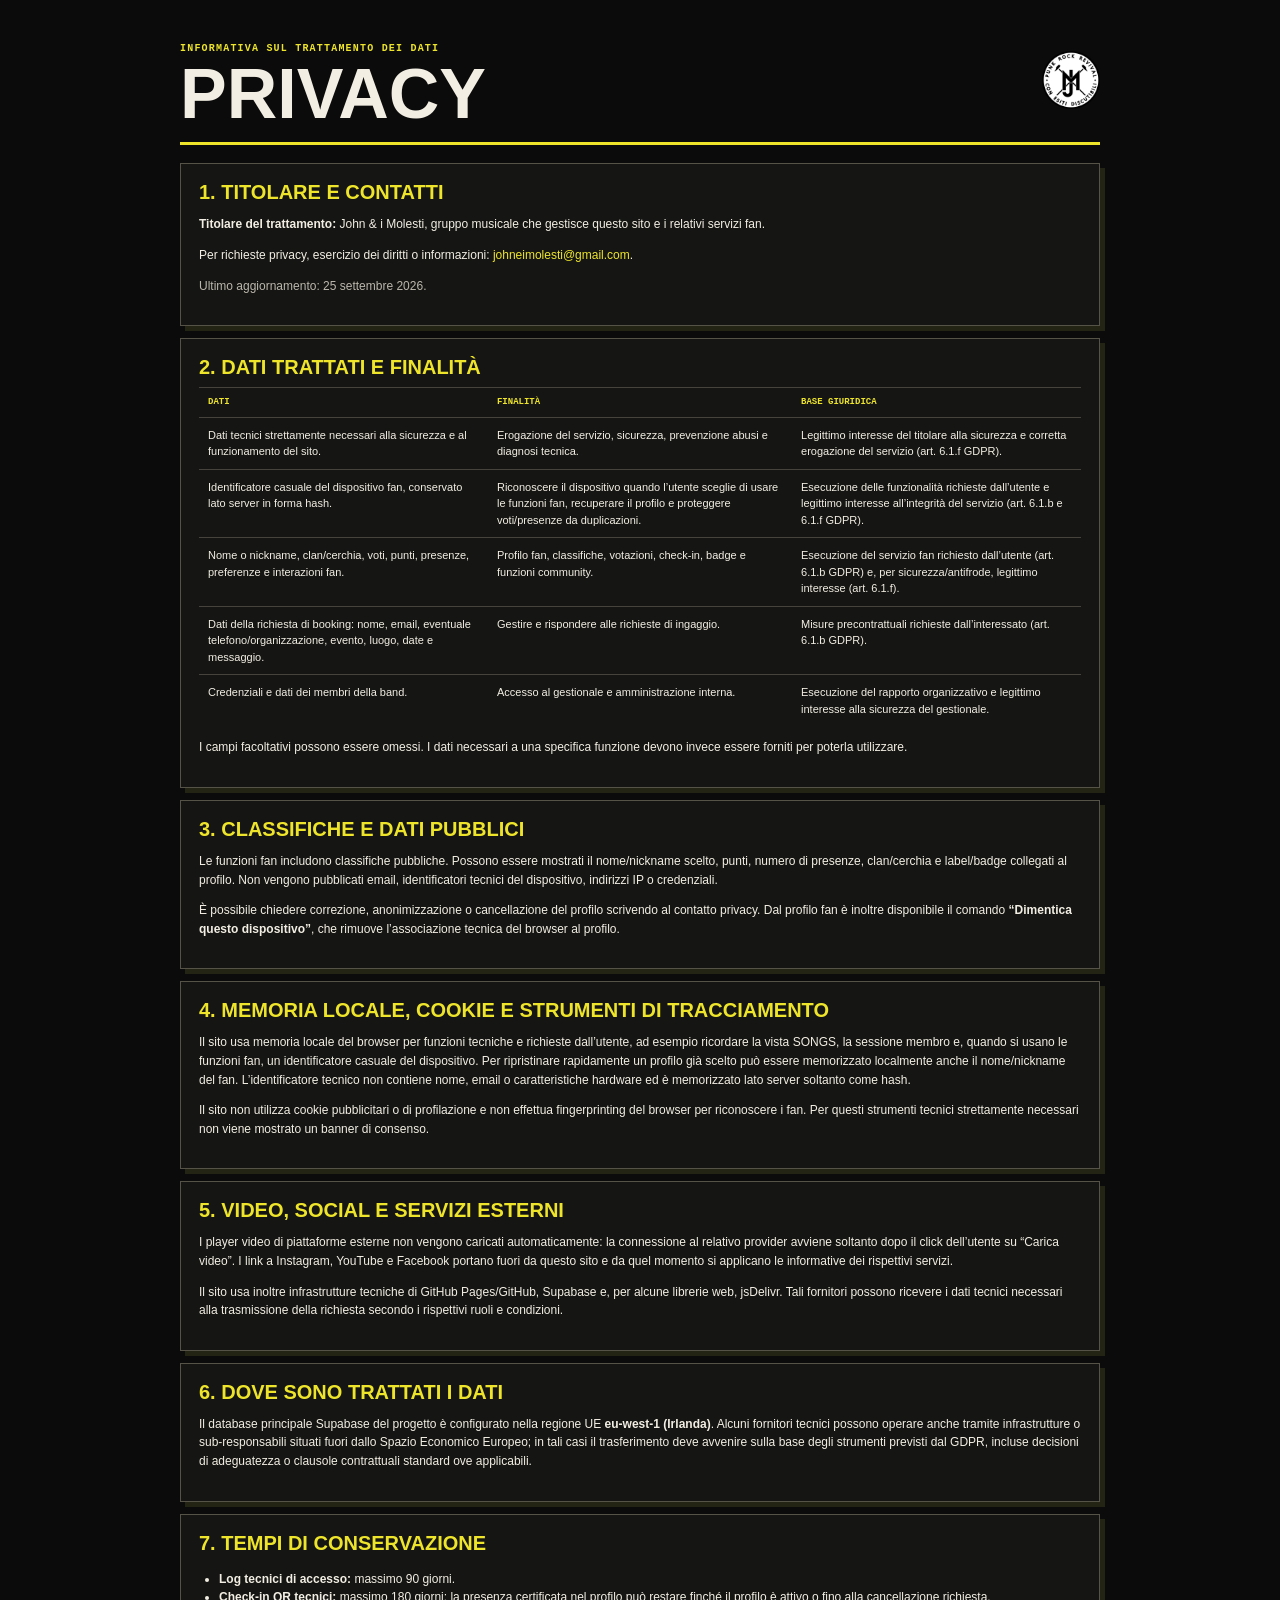
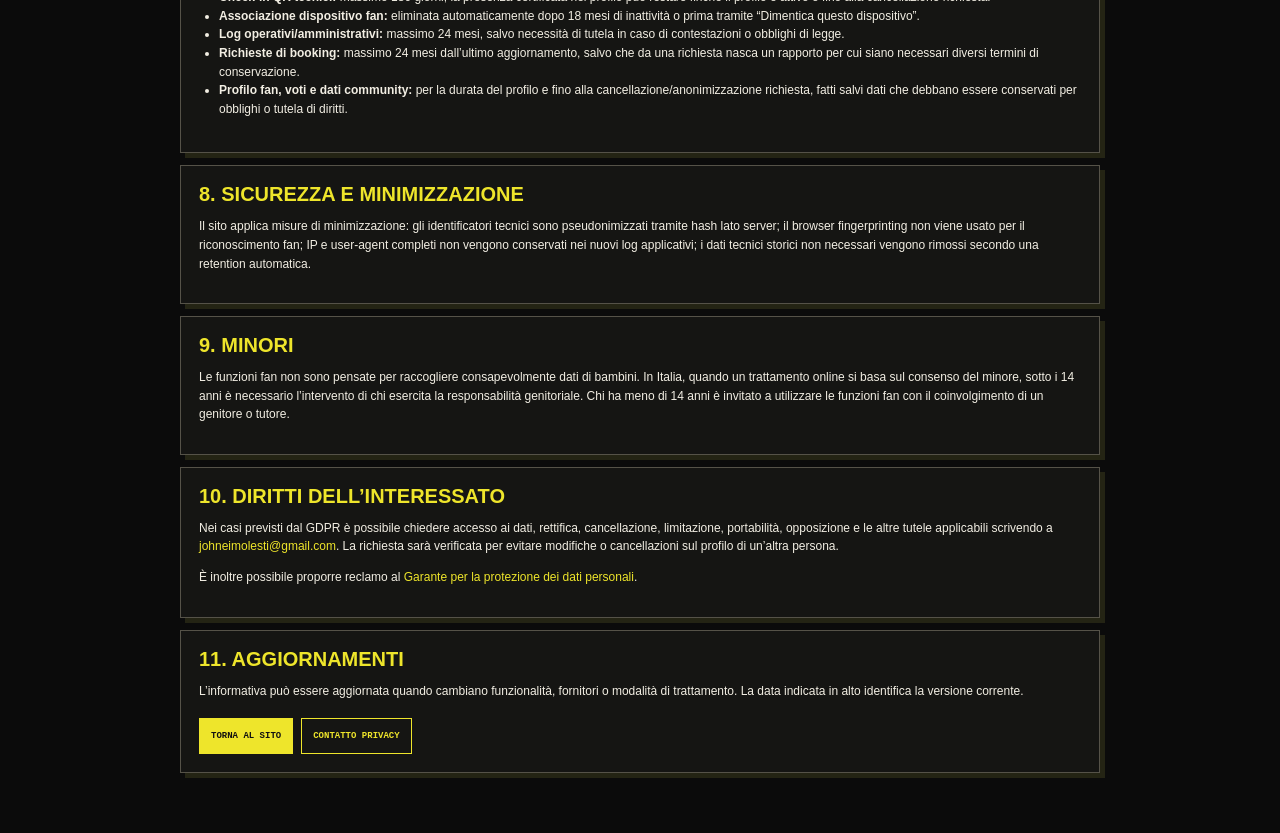
<file: privacy.html>
<!doctype html>
<html lang="it">
<head>
  <meta charset="utf-8">
  <meta name="viewport" content="width=device-width,initial-scale=1,viewport-fit=cover">
  <meta name="theme-color" content="#111111">
  <meta name="robots" content="index,follow">
  <title>Privacy · John & i Molesti</title>
  <link rel="icon" type="image/png" href="favicon.png">
  <link rel="stylesheet" href="css/public.css?h=5f3c8970c0b0">
  <style>
    body{background:#0b0b0b;color:#f2eee3;min-height:100vh}
    .privacy-shell{width:min(920px,calc(100% - 28px));margin:0 auto;padding:34px 0 60px}
    .privacy-head{display:flex;align-items:center;justify-content:space-between;gap:18px;margin-bottom:18px;padding-bottom:16px;border-bottom:3px solid var(--gold,#eee52b)}
    .privacy-head img{width:58px;height:58px;object-fit:contain}
    .privacy-head h1{margin:4px 0 0;font:900 clamp(38px,7vw,70px)/.92 Impact,"Arial Narrow",sans-serif;text-transform:uppercase}
    .privacy-kicker{color:var(--gold,#eee52b);font:900 10px/1 monospace;letter-spacing:.12em}
    .privacy-card{margin-top:12px;padding:18px;border:1px solid #555248;background:#151513;box-shadow:5px 5px 0 #242414}
    .privacy-card h2{margin:0 0 9px;color:var(--gold,#eee52b);font:900 20px/1.05 Impact,"Arial Narrow",sans-serif;text-transform:uppercase}
    .privacy-card h3{margin:16px 0 6px;font-size:13px;text-transform:uppercase}
    .privacy-card p,.privacy-card li{font-size:12px;line-height:1.55}
    .privacy-card ul{padding-left:20px}
    .privacy-card a{color:var(--gold,#eee52b)}
    .privacy-table{width:100%;border-collapse:collapse;font-size:11px}
    .privacy-table th,.privacy-table td{padding:9px;border-top:1px solid #45433c;vertical-align:top;text-align:left}
    .privacy-table th{color:var(--gold,#eee52b);font:900 9px/1.2 monospace;text-transform:uppercase}
    .privacy-note{color:#bbb7ac}
    .privacy-actions{display:flex;gap:8px;flex-wrap:wrap;margin-top:18px}
    .privacy-actions a{display:inline-flex;align-items:center;min-height:36px;padding:8px 11px;border:1px solid var(--gold,#eee52b);background:var(--gold,#eee52b);color:#111;text-decoration:none;font:900 9px/1 monospace}
    .privacy-actions a.secondary{background:#151513;color:var(--gold,#eee52b)}
    @media(max-width:640px){
      .privacy-shell{width:min(100% - 18px,920px);padding-top:18px}
      .privacy-head{align-items:flex-start}.privacy-head img{width:44px;height:44px}
      .privacy-card{padding:14px;overflow-x:auto}
      .privacy-table{min-width:620px}
    }
  </style>
</head>
<body>
  <main class="privacy-shell">
    <header class="privacy-head">
      <div>
        <span class="privacy-kicker">INFORMATIVA SUL TRATTAMENTO DEI DATI</span>
        <h1>Privacy</h1>
      </div>
      <img src="IMG_6259.PNG" alt="John & i Molesti">
    </header>

    <section class="privacy-card">
      <h2>1. Titolare e contatti</h2>
      <p><strong>Titolare del trattamento:</strong> John &amp; i Molesti, gruppo musicale che gestisce questo sito e i relativi servizi fan.</p>
      <p>Per richieste privacy, esercizio dei diritti o informazioni: <a href="mailto:johneimolesti@gmail.com">johneimolesti@gmail.com</a>.</p>
      <p class="privacy-note">Ultimo aggiornamento: 25 settembre 2026.</p>
    </section>

    <section class="privacy-card">
      <h2>2. Dati trattati e finalità</h2>
      <table class="privacy-table">
        <thead><tr><th>Dati</th><th>Finalità</th><th>Base giuridica</th></tr></thead>
        <tbody>
          <tr><td>Dati tecnici strettamente necessari alla sicurezza e al funzionamento del sito.</td><td>Erogazione del servizio, sicurezza, prevenzione abusi e diagnosi tecnica.</td><td>Legittimo interesse del titolare alla sicurezza e corretta erogazione del servizio (art. 6.1.f GDPR).</td></tr>
          <tr><td>Identificatore casuale del dispositivo fan, conservato lato server in forma hash.</td><td>Riconoscere il dispositivo quando l’utente sceglie di usare le funzioni fan, recuperare il profilo e proteggere voti/presenze da duplicazioni.</td><td>Esecuzione delle funzionalità richieste dall’utente e legittimo interesse all’integrità del servizio (art. 6.1.b e 6.1.f GDPR).</td></tr>
          <tr><td>Nome o nickname, clan/cerchia, voti, punti, presenze, preferenze e interazioni fan.</td><td>Profilo fan, classifiche, votazioni, check-in, badge e funzioni community.</td><td>Esecuzione del servizio fan richiesto dall’utente (art. 6.1.b GDPR) e, per sicurezza/antifrode, legittimo interesse (art. 6.1.f).</td></tr>
          <tr><td>Dati della richiesta di booking: nome, email, eventuale telefono/organizzazione, evento, luogo, date e messaggio.</td><td>Gestire e rispondere alle richieste di ingaggio.</td><td>Misure precontrattuali richieste dall’interessato (art. 6.1.b GDPR).</td></tr>
          <tr><td>Credenziali e dati dei membri della band.</td><td>Accesso al gestionale e amministrazione interna.</td><td>Esecuzione del rapporto organizzativo e legittimo interesse alla sicurezza del gestionale.</td></tr>
        </tbody>
      </table>
      <p>I campi facoltativi possono essere omessi. I dati necessari a una specifica funzione devono invece essere forniti per poterla utilizzare.</p>
    </section>

    <section class="privacy-card">
      <h2>3. Classifiche e dati pubblici</h2>
      <p>Le funzioni fan includono classifiche pubbliche. Possono essere mostrati il nome/nickname scelto, punti, numero di presenze, clan/cerchia e label/badge collegati al profilo. Non vengono pubblicati email, identificatori tecnici del dispositivo, indirizzi IP o credenziali.</p>
      <p>È possibile chiedere correzione, anonimizzazione o cancellazione del profilo scrivendo al contatto privacy. Dal profilo fan è inoltre disponibile il comando <strong>“Dimentica questo dispositivo”</strong>, che rimuove l’associazione tecnica del browser al profilo.</p>
    </section>

    <section class="privacy-card">
      <h2>4. Memoria locale, cookie e strumenti di tracciamento</h2>
      <p>Il sito usa memoria locale del browser per funzioni tecniche e richieste dall’utente, ad esempio ricordare la vista SONGS, la sessione membro e, quando si usano le funzioni fan, un identificatore casuale del dispositivo. Per ripristinare rapidamente un profilo già scelto può essere memorizzato localmente anche il nome/nickname del fan. L’identificatore tecnico non contiene nome, email o caratteristiche hardware ed è memorizzato lato server soltanto come hash.</p>
      <p>Il sito non utilizza cookie pubblicitari o di profilazione e non effettua fingerprinting del browser per riconoscere i fan. Per questi strumenti tecnici strettamente necessari non viene mostrato un banner di consenso.</p>
    </section>

    <section class="privacy-card">
      <h2>5. Video, social e servizi esterni</h2>
      <p>I player video di piattaforme esterne non vengono caricati automaticamente: la connessione al relativo provider avviene soltanto dopo il click dell’utente su “Carica video”. I link a Instagram, YouTube e Facebook portano fuori da questo sito e da quel momento si applicano le informative dei rispettivi servizi.</p>
      <p>Il sito usa inoltre infrastrutture tecniche di GitHub Pages/GitHub, Supabase e, per alcune librerie web, jsDelivr. Tali fornitori possono ricevere i dati tecnici necessari alla trasmissione della richiesta secondo i rispettivi ruoli e condizioni.</p>
    </section>

    <section class="privacy-card">
      <h2>6. Dove sono trattati i dati</h2>
      <p>Il database principale Supabase del progetto è configurato nella regione UE <strong>eu-west-1 (Irlanda)</strong>. Alcuni fornitori tecnici possono operare anche tramite infrastrutture o sub-responsabili situati fuori dallo Spazio Economico Europeo; in tali casi il trasferimento deve avvenire sulla base degli strumenti previsti dal GDPR, incluse decisioni di adeguatezza o clausole contrattuali standard ove applicabili.</p>
    </section>

    <section class="privacy-card">
      <h2>7. Tempi di conservazione</h2>
      <ul>
        <li><strong>Log tecnici di accesso:</strong> massimo 90 giorni.</li>
        <li><strong>Check-in QR tecnici:</strong> massimo 180 giorni; la presenza certificata nel profilo può restare finché il profilo è attivo o fino alla cancellazione richiesta.</li>
        <li><strong>Associazione dispositivo fan:</strong> eliminata automaticamente dopo 18 mesi di inattività o prima tramite “Dimentica questo dispositivo”.</li>
        <li><strong>Log operativi/amministrativi:</strong> massimo 24 mesi, salvo necessità di tutela in caso di contestazioni o obblighi di legge.</li>
        <li><strong>Richieste di booking:</strong> massimo 24 mesi dall’ultimo aggiornamento, salvo che da una richiesta nasca un rapporto per cui siano necessari diversi termini di conservazione.</li>
        <li><strong>Profilo fan, voti e dati community:</strong> per la durata del profilo e fino alla cancellazione/anonimizzazione richiesta, fatti salvi dati che debbano essere conservati per obblighi o tutela di diritti.</li>
      </ul>
    </section>

    <section class="privacy-card">
      <h2>8. Sicurezza e minimizzazione</h2>
      <p>Il sito applica misure di minimizzazione: gli identificatori tecnici sono pseudonimizzati tramite hash lato server; il browser fingerprinting non viene usato per il riconoscimento fan; IP e user-agent completi non vengono conservati nei nuovi log applicativi; i dati tecnici storici non necessari vengono rimossi secondo una retention automatica.</p>
    </section>

    <section class="privacy-card">
      <h2>9. Minori</h2>
      <p>Le funzioni fan non sono pensate per raccogliere consapevolmente dati di bambini. In Italia, quando un trattamento online si basa sul consenso del minore, sotto i 14 anni è necessario l’intervento di chi esercita la responsabilità genitoriale. Chi ha meno di 14 anni è invitato a utilizzare le funzioni fan con il coinvolgimento di un genitore o tutore.</p>
    </section>

    <section class="privacy-card">
      <h2>10. Diritti dell’interessato</h2>
      <p>Nei casi previsti dal GDPR è possibile chiedere accesso ai dati, rettifica, cancellazione, limitazione, portabilità, opposizione e le altre tutele applicabili scrivendo a <a href="mailto:johneimolesti@gmail.com">johneimolesti@gmail.com</a>. La richiesta sarà verificata per evitare modifiche o cancellazioni sul profilo di un’altra persona.</p>
      <p>È inoltre possibile proporre reclamo al <a href="https://www.garanteprivacy.it/" target="_blank" rel="noopener">Garante per la protezione dei dati personali</a>.</p>
    </section>

    <section class="privacy-card">
      <h2>11. Aggiornamenti</h2>
      <p>L’informativa può essere aggiornata quando cambiano funzionalità, fornitori o modalità di trattamento. La data indicata in alto identifica la versione corrente.</p>
      <div class="privacy-actions">
        <a href="index.html#/home">TORNA AL SITO</a>
        <a class="secondary" href="mailto:johneimolesti@gmail.com">CONTATTO PRIVACY</a>
      </div>
    </section>
  </main>
</body>
</html>
</file>
<file: css/public.css>
/* John & i Molesti — fanzine / beat club */
:root{color-scheme:light;--bg:#f5f1e7;--text:#171717;--muted:#55534e;--muted-2:#65625b;--gold:#eee52b;--gold-2:#ded620;--red:#d63835;--blue:#2155bb;--green:#287b49;--line:#262621;--line-strong:#171717;--panel:#fffdf4;--panel-solid:#fffdf4;--row:#eeeadf;--row-hover:#e7e1d3;--pink:#f2a8cd;--header-h:90px;--nav-h:62px;--radius:0}
*{box-sizing:border-box}html{scroll-behavior:smooth;scroll-padding-top:115px}body{margin:0;color:var(--text);background:var(--bg);font:16px/1.5 Arial,Helvetica,sans-serif}button,input,select,textarea{font:inherit}button,a{-webkit-tap-highlight-color:transparent}button{cursor:pointer}a{color:inherit;text-decoration:none}button:disabled{cursor:wait;opacity:.6}button:focus-visible,a:focus-visible,input:focus-visible,select:focus-visible,[tabindex]:focus-visible{outline:3px solid #2155bb;outline-offset:4px}.hidden,[hidden]{display:none!important}.site-glow{display:none}.site-noise{position:fixed;inset:0;pointer-events:none;z-index:90;opacity:.035;background-image:url("data:image/svg+xml,%3Csvg viewBox='0 0 180 180' xmlns='http://www.w3.org/2000/svg'%3E%3Cfilter id='n'%3E%3CfeTurbulence type='fractalNoise' baseFrequency='.9' numOctaves='3' stitchTiles='stitch'/%3E%3C/filter%3E%3Crect width='100%25' height='100%25' filter='url(%23n)' opacity='.8'/%3E%3C/svg%3E")}.skip-link{position:fixed;top:-80px;left:20px;z-index:200;padding:12px;background:var(--gold)}.skip-link:focus{top:10px}.edition-strip{display:flex;justify-content:space-between;padding:7px 3vw;background:#191919;color:#f5f1e7;font:700 12px/1.4 'Courier New',monospace;letter-spacing:.12em}
.site-header{position:sticky;top:0;z-index:40;min-height:90px;display:flex;align-items:center;gap:30px;padding:15px 3vw;border-bottom:3px solid;background:var(--bg)}.brand-lockup{display:flex;align-items:center;gap:12px}.brand-mark{width:53px;height:53px;flex-shrink:0}.brand-mark img{width:100%;height:100%}.brand-copy{display:grid}.brand-copy strong{font:900 22px/.95 Impact,'Arial Narrow',sans-serif;text-transform:uppercase;max-width:150px}.brand-copy small{font:700 10px/1.5 'Courier New',monospace;margin-top:6px}.main-nav{display:flex;align-items:center;justify-content:center;gap:8px;margin-left:auto}.nav-item{min-height:43px;border:0;background:none;font:900 14px/1 Arial,sans-serif;padding:12px}.nav-item:hover{background:var(--pink)}.nav-item.active{background:#191919;color:var(--gold);transform:rotate(-3deg)}.user-entry{display:flex;align-items:center;gap:9px;padding:8px 14px;min-height:46px;background:var(--gold);border:2px solid;box-shadow:3px 3px 0 #171717;transform:rotate(2deg)}.user-dot{display:none}.user-entry-copy{display:grid;text-align:left}.user-entry-copy small{font:700 10px/1.3 'Courier New',monospace}.user-entry-copy strong{font-size:14px;max-width:120px;overflow:hidden;text-overflow:ellipsis}.desktop-frame{max-width:1440px;margin:auto;padding:28px 3vw 64px;display:flex;flex-wrap:wrap;gap:28px}.content-stage{width:100%;min-width:0;order:0}.desktop-rail-left{order:1;display:flex;gap:24px;flex:1}.desktop-rail-right{order:2;flex:1;display:flex;gap:24px}.desktop-rail{min-width:0}.rail-card{flex:1;padding:20px 0;border-top:3px solid}.rail-card p{font-weight:700}.rail-kicker,.section-kicker{display:block;font:700 13px/1.5 'Courier New',monospace;letter-spacing:.08em}.section-kicker{margin-bottom:14px}.rail-next-date{font-size:28px;font-weight:900}.rail-next-name{font-weight:700}.rail-next-place,.rail-loading{font-size:14px}.rail-action{display:inline-block;margin-top:12px;font-size:14px;font-weight:800;border-bottom:2px solid}.rail-stamp{background:var(--pink);display:inline-block;padding:2px 8px;font-family:monospace}.rail-links{display:flex;flex-wrap:wrap;gap:8px;margin-top:12px}.rail-links button{background:none;border:1px solid;padding:8px;font-size:14px}.page{display:none}.page.active{display:block;animation:appear .2s ease}@keyframes appear{from{opacity:.5;transform:translateY(5px)}to{opacity:1;transform:none}}.glass-card{border:2px solid;background:var(--panel)}
.hero{display:grid;grid-template-columns:1.1fr 1fr;position:relative;background:var(--gold);min-height:600px;isolation:isolate;overflow:hidden}.hero-copy{padding:40px 0 42px 38px;z-index:2}.tape-label{display:inline-block;font:700 12px/1.4 'Courier New',monospace;background:#171717;color:#fffdf4;padding:8px 10px;transform:rotate(-2deg);margin-bottom:25px}.hero h1{display:flex;flex-wrap:wrap;align-items:center;gap:0 16px;max-width:650px;margin:0;font:900 clamp(70px,8.7vw,124px)/1 Impact,'Arial Narrow','Arial Black',sans-serif;letter-spacing:-.025em}.title-john{transform:rotate(-3deg)}.title-and{font:italic 900 .55em/1 Georgia,serif;background:var(--pink);border:2px solid;padding:0 12px;transform:rotate(7deg)}.title-molesti{display:block;flex-basis:100%;background:#171717;color:var(--bg);padding:0 12px 9px;width:max-content;transform:rotate(-2deg);margin-top:5px;letter-spacing:-.035em}.hero-lead{font-size:18px;line-height:1.55;max-width:445px;margin:28px 0 0}.hero-actions{display:flex;gap:12px;flex-wrap:wrap;margin-top:25px}.btn{display:inline-flex;align-items:center;justify-content:center;min-height:47px;padding:12px 17px;border:2px solid #171717;font:800 13px/1.3 Arial,sans-serif;letter-spacing:.02em;transition:transform .15s,box-shadow .15s}.btn-primary{background:#171717;color:var(--gold);box-shadow:4px 4px 0 var(--pink)}.btn-ghost{background:transparent;color:inherit}.btn:hover{transform:translate(-2px,-2px);box-shadow:4px 4px 0 #171717}.hero-art{position:relative;min-width:0;overflow:hidden;background:var(--pink);border-left:2px solid;margin-left:38px;background-image:repeating-radial-gradient(circle at 60% 43%,transparent 0 25px,#161616 26px 43px,transparent 44px 66px)}.art-caption,.art-bottom{position:absolute;font:700 12px/1.3 'Courier New',monospace;padding:6px 10px;background:var(--bg);border:1px solid;z-index:2}.art-caption{top:20px;left:18px;transform:rotate(3deg)}.art-bottom{bottom:20px;left:18px}.mod-target{position:absolute;width:62%;aspect-ratio:1;right:5%;top:22%;transform:rotate(14deg)}.mod-target img{display:block;width:100%;height:100%;border-radius:50%;box-shadow:8px 8px 0 #171717}.cutout-note{position:absolute;left:20px;top:40%;font:900 clamp(25px,3vw,43px)/1.05 Impact,'Arial Black',sans-serif;transform:rotate(-8deg);background:var(--bg);border:2px solid;padding:13px;box-shadow:5px 5px 0 #171717}.cutout-note em{font-family:Georgia,serif;font-size:.7em}.hero-ticket{position:absolute;bottom:60px;right:18px;padding:12px 18px;background:var(--gold);border:2px solid;transform:rotate(6deg);box-shadow:5px 5px 0 #171717}.hero-ticket b{display:block;font:900 30px/1.1 Impact,sans-serif}.hero-ticket span{font:700 11px/1.6 'Courier New',monospace}.pogo-strip{display:flex;justify-content:space-around;gap:16px;align-items:center;background:#171717;color:var(--bg);padding:14px 12px;margin-top:14px;font:900 clamp(14px,2vw,24px)/1 Impact,sans-serif;letter-spacing:.08em}.pogo-strip b{color:var(--gold);font-size:28px}
.home-grid{display:grid;grid-template-columns:1fr 1fr;gap:24px;margin:32px 0}.feature-card{position:relative;padding:28px;min-height:220px;box-shadow:6px 6px 0 #171717}.feature-card:first-child{background:var(--pink)}.feature-card .section-kicker{border-bottom:2px solid;padding-bottom:12px}.card-loading,.empty-state{padding:24px 16px;color:var(--muted);font-size:16px}.next-show-main{display:grid;grid-template-columns:auto 1fr;gap:18px;align-items:center}.next-show-main>.btn{grid-column:1/-1;justify-self:start}.next-show-date{width:80px;min-height:95px;background:var(--bg);border:2px solid;display:grid;text-align:center;align-content:center}.next-show-date strong{font:900 43px/1 Impact,sans-serif}.next-show-date span{font:700 13px monospace}.next-show-copy h3{margin:0;font-size:25px;line-height:1.1}.next-show-copy p{margin:10px 0 0;font-size:15px}.mini-rank-row{display:grid;grid-template-columns:32px 1fr auto;gap:14px;align-items:center;border-bottom:1px dashed;padding:9px 0}.mini-rank-row b{font-size:16px}.mini-rank-row span:first-child{font:700 15px monospace}.mini-rank-row strong{background:var(--gold);padding:2px 6px}.statement-strip{display:grid;grid-template-columns:1fr auto 1fr auto 1fr;gap:18px;align-items:center;padding:28px;border:0;border-top:3px solid;border-bottom:3px solid;background:none;text-align:center}.statement-strip>div{display:grid}.statement-strip strong{font:italic 900 clamp(25px,4vw,52px)/1.1 Georgia,serif}.statement-strip span{font:700 12px/1.6 monospace}.statement-x,.statement-eq{font-size:36px}.home-media{display:grid;grid-template-columns:1fr 1fr;align-items:center;gap:30px;margin-top:32px;padding:35px;background:#191919;color:var(--bg)}.home-media-copy h2{font:900 clamp(38px,5vw,68px)/1.02 Impact,sans-serif;margin:18px 0}.home-media-copy p{max-width:430px;font-size:16px}.home-media .btn{border-color:var(--gold);color:var(--gold);margin-top:14px}.home-media-wall{position:relative;min-height:350px}.media-tile{position:absolute;border:8px solid var(--bg);padding:0;background:#222;box-shadow:5px 5px 0 #000;overflow:hidden}.media-tile img{width:100%;height:100%;object-fit:cover}.media-tile-1{width:47%;height:83%;top:5%;left:0;transform:rotate(-7deg)}.media-tile-2{width:47%;height:78%;top:0;left:28%;transform:rotate(5deg)}.media-tile-3{width:42%;height:75%;bottom:0;right:0;transform:rotate(-4deg)}.media-tile:hover{z-index:4;transform:rotate(0)}.media-placeholder{display:grid;place-items:center;gap:16px;min-height:320px;font:700 12px monospace}.media-placeholder img{width:200px;height:200px}
.page-hero{position:relative;background:var(--gold);padding:36px;overflow:hidden;min-height:240px}.page-hero>div:first-child{position:relative;z-index:1}.page-hero h2{font:900 clamp(40px,7vw,90px)/1.05 Impact,'Arial Narrow',sans-serif;margin:10px 0;overflow-wrap:anywhere}.page-hero p{font-size:17px;max-width:650px;margin:15px 0 0}.page-hero-ornament{position:absolute;right:15px;bottom:-14px;font:900 120px/1 Impact,sans-serif;color:transparent;-webkit-text-stroke:1px #87821f;transform:rotate(-7deg);opacity:.45}.content-section{margin-top:32px}.section-heading,.panel-heading,.gallery-heading{display:flex;align-items:center;justify-content:space-between;gap:15px;margin-bottom:15px}.section-heading h3,.panel-heading h3,.gallery-heading h3{margin:0;font:900 30px/1.1 Impact,sans-serif}.section-heading .section-kicker,.panel-heading .section-kicker,.gallery-heading .section-kicker{margin-bottom:5px}.section-count{font:700 14px monospace}.concert-grid{display:grid;grid-template-columns:1fr 1fr;gap:20px}.concert-card{display:grid;grid-template-columns:95px 1fr;gap:20px;border:2px solid;padding:20px;background:var(--panel);cursor:pointer;box-shadow:4px 4px 0 #171717}.concert-card:hover{background:var(--pink)}.concert-date-block{display:grid;align-content:center;justify-items:center;min-height:150px;background:var(--gold);border:2px solid}.concert-date-block strong{font:900 45px/1.1 Impact,sans-serif}.concert-date-block span{font:700 13px monospace}.concert-card-main{align-self:center;min-width:0}.concert-card-main h4{margin:0;font-size:23px;line-height:1.15}.concert-meta-line{font-size:15px;margin-top:8px}.status-pill{display:inline-flex;padding:3px 7px;border:1px solid;margin-top:10px;font:700 12px monospace}.status-future{background:#dbe5ff}.status-live{background:#bcf2c9}.status-completed{background:#edddce}.status-cancelled{background:#ddd}.status-draft{background:var(--gold)}.concert-list{display:grid}.concert-row{display:grid;grid-template-columns:105px 1fr auto;gap:18px;align-items:center;padding:20px 12px;border-bottom:2px solid;cursor:pointer}.concert-row:hover{background:var(--gold)}.concert-row-date{font:700 14px monospace}.concert-row h4{font-size:18px;margin:0}.concert-row p{font-size:14px;margin:4px 0}.concert-row-score{font-weight:900;font-size:22px}.ranking-stack{display:grid;gap:28px;margin-top:28px}.ranking-panel{overflow:hidden}.panel-heading{padding:22px;margin:0;border-bottom:2px solid;background:var(--pink)}.ranking-panel:nth-child(2) .panel-heading{background:var(--gold)}.ranking-panel:nth-child(3) .panel-heading{background:#b8c7f2}.text-button{background:none;border:0;border-bottom:2px solid;font:800 13px Arial;padding:8px 0}.ranking-list{max-height:500px;overflow:auto}.ranking-panel.expanded .ranking-list{max-height:none}.ranking-row{display:grid;grid-template-columns:42px 1fr auto;align-items:center;gap:16px;padding:16px 22px;border-bottom:1px solid #bbb}.ranking-pos{font:900 24px Impact,sans-serif}.ranking-title{font-weight:800;font-size:17px}.ranking-meta{color:var(--muted);font-size:14px}.ranking-score{font-size:22px;font-weight:900;text-align:right}.ranking-score small{display:block;font:12px monospace}.ranking-row.self{background:var(--gold)}.ranking-main{min-width:0}.fan-ranking-title{display:flex;align-items:center;gap:7px;min-width:0;flex-wrap:wrap}.fan-ranking-title>span:first-child{min-width:0;overflow:hidden;text-overflow:ellipsis;white-space:nowrap}.fan-primary-label{display:inline-flex;align-items:center;max-width:145px;padding:2px 6px;border:1px solid currentColor;border-radius:999px;font:800 9px/1.35 monospace;letter-spacing:.03em;text-transform:uppercase;white-space:nowrap;overflow:hidden;text-overflow:ellipsis}
.band-hero{display:grid;grid-template-columns:1fr 240px;gap:32px;background:var(--pink)}.band-seal{width:100%;height:auto;transform:rotate(12deg)}.member-grid{display:grid;grid-template-columns:repeat(5,1fr);gap:18px}.member-card{position:relative;padding:22px 18px;background:var(--gold);box-shadow:4px 4px 0 #171717}.member-card:nth-child(even){background:var(--pink);transform:rotate(2deg)}.member-no{position:absolute;right:12px;top:10px;font:700 14px monospace}.member-avatar{font:italic 900 75px/1.2 Georgia,serif}.member-card h4{font:900 26px/1 Impact,sans-serif;margin:18px 0 8px}.member-card p{font-size:14px;margin:0}.concept-card{padding:35px}.concept-card h3{font:italic 900 clamp(30px,4vw,52px)/1.1 Georgia,serif;max-width:900px;margin:15px 0}.concept-card p{font-size:18px;max-width:750px}.more-grid{display:grid;grid-template-columns:1fr 1fr;gap:25px;margin-top:28px}.more-card,.gallery-card{padding:28px}.more-card h3{font:900 32px/1.1 Impact,sans-serif;margin:16px 0}.more-card p{font-size:16px}.merch-stamp{display:inline-block;transform:rotate(-4deg);border:3px solid;padding:10px;margin-top:20px;background:var(--pink);font-weight:900}.contact-actions{margin-top:20px}.management-card,.gallery-card{grid-column:1/-1}.management-card{background:var(--gold)}.management-card .btn{margin-top:12px}.media-gallery{display:grid;grid-template-columns:repeat(4,1fr);gap:15px}.gallery-item{position:relative;aspect-ratio:4/5;border:2px solid;padding:0;background:#171717;overflow:hidden}.gallery-item img{width:100%;height:100%;object-fit:cover}.gallery-item span{position:absolute;bottom:0;left:0;right:0;background:#171717;color:#fff;padding:12px;font-size:14px;text-align:left}.site-footer{background:#191919;color:var(--bg);border-top:18px solid var(--gold);display:flex;justify-content:space-between;gap:25px;padding:36px 4vw}.site-footer>div:first-child{display:grid;gap:6px}.site-footer strong{font:900 28px Impact,sans-serif}.site-footer span,.footer-right{font:13px/1.6 monospace}.footer-right{display:flex;gap:20px;align-items:center}#siteVersion{display:none}
.modal{position:fixed;inset:0;z-index:100;display:grid;place-items:center;padding:20px}.modal-backdrop{position:absolute;inset:0;background:#171717bf}.modal-card{position:relative;background:var(--bg);border:3px solid;width:min(650px,100%);max-height:90svh;display:flex;flex-direction:column;box-shadow:9px 9px 0 var(--pink);min-height:0}.modal-head{display:flex;align-items:center;justify-content:space-between;gap:16px;border-bottom:2px solid;padding:18px 22px;background:var(--gold)}.modal-head h2{font:900 32px/1.1 Impact,sans-serif;margin:0}.modal-head .section-kicker{margin-bottom:4px}.modal-close{width:44px;height:44px;flex-shrink:0;border:2px solid;background:var(--bg);font-size:30px}.modal-body{padding:22px;overflow:auto;min-height:0}.login-switch{display:grid;grid-template-columns:1fr 1fr;border:2px solid}.login-switch button{padding:12px;border:0;background:transparent;font-weight:800;font-size:14px}.login-switch button.active{background:#171717;color:var(--gold)}.login-form{display:grid;gap:16px;margin-top:22px}.login-form label,.advanced-field{display:grid;gap:7px;font-size:14px;font-weight:700}.login-form input,.fan-area-toolbar input,.score-select,.advanced-field select{width:100%;min-height:45px;background:#fffdf4;color:#171717;border:2px solid;padding:10px;font-size:16px;border-radius:0}.login-form p,.form-message{font-size:14px}.form-message{color:#a82626}.session-hero strong{display:block;font-size:26px}.session-hero span{display:block;font-size:14px}.session-actions{display:flex;flex-wrap:wrap;gap:12px;margin-top:20px}.fan-profile-stats{display:grid!important;grid-template-columns:repeat(3,1fr);gap:12px;margin:20px 0}.fan-profile-stats div{border:2px solid;padding:10px;text-align:center}.fan-profile-stats b{font-size:27px}.concert-modal-card,.fan-area-modal-card{width:min(900px,100%)}.concert-detail-top{display:flex;justify-content:space-between;gap:20px;border-bottom:2px solid;padding-bottom:20px}.concert-detail-meta{font-size:16px}.concert-poster{width:140px;max-height:220px;object-fit:contain}.concert-public-actions{display:flex;gap:10px;flex-wrap:wrap;margin-top:15px}.setlist-lock{padding:22px;border:2px dashed;margin:22px 0}.concert-song-row{display:grid;grid-template-columns:25px 1fr auto;align-items:center;gap:12px;padding:14px 0;border-bottom:1px solid #aaa}.concert-song-row.is-hidden{filter:blur(6px);opacity:.38;pointer-events:none;user-select:none}.concert-song-title,.fan-song-title{font-weight:800;font-size:16px}.concert-song-meta,.fan-song-meta{font-size:14px;color:var(--muted)}.concert-song-pos{font:13px monospace}.execution-divider{padding:15px 0;font:700 13px monospace}.fan-live-tools{padding:16px 0}.attendance-toggle label{display:flex;gap:10px;align-items:center}.attendance-toggle input{width:22px;height:22px}.general-score{display:grid;grid-template-columns:1fr 120px;gap:15px;margin-top:15px}.song-vote-controls{display:flex;gap:10px;align-items:center}.song-vote-controls .score-select{width:85px}.reaction-chip{font-size:13px;display:flex;align-items:center;gap:5px}.live-feedback-actions{padding:15px 0;position:sticky;bottom:0;background:var(--bg)}.fan-area-toolbar{display:flex;gap:15px;padding:18px 22px;border-bottom:2px solid;align-items:center}.fan-area-toolbar span{font:13px monospace;white-space:nowrap}.fan-song-card{border:1px solid;margin-bottom:12px}.fan-song-main{display:grid;grid-template-columns:1fr 145px 44px;gap:14px;padding:15px;align-items:center}.fan-song-quick{display:flex;align-items:center;gap:8px}.fan-song-quick input{min-width:0;width:100%;accent-color:#171717}.fan-song-quick output{font-weight:800}.fan-song-toggle{width:44px;height:44px;background:var(--gold);border:1px solid}.fan-song-advanced{display:none;padding:15px;border-top:1px solid;background:#eae6da;grid-template-columns:1fr 1fr;gap:15px}.fan-song-card.open .fan-song-advanced{display:grid}.advanced-save{grid-column:1/-1}.save-indicator{font-size:13px}.toast-stack{position:fixed;bottom:20px;right:20px;z-index:150;display:grid;gap:10px;pointer-events:none}.toast{max-width:350px;padding:15px 20px;background:#171717;color:var(--bg);border:2px solid var(--gold);box-shadow:4px 4px 0 #171717;font-size:14px}.toast.error{border-color:#ef8181}
@media(min-width:1500px){.hero h1{font-size:130px}}
@media(max-width:1100px){.site-header{gap:15px}.brand-copy small{display:none}.brand-copy strong{font-size:18px;max-width:120px}.nav-item{padding:10px 8px;font-size:13px}.hero-copy{padding:30px 0 35px 28px}.hero h1{font-size:9vw}.hero-art{margin-left:22px}.hero{min-height:570px}.hero-lead{font-size:17px}.member-grid{gap:10px}.member-card{padding:18px 12px}.member-card h4{font-size:22px}.desktop-rail-left,.desktop-rail-right{flex-basis:45%}}
@media(max-width:760px){:root{--header-h:77px}html{scroll-padding-top:95px}body{padding-bottom:calc(66px + env(safe-area-inset-bottom))}.edition-strip{font-size:10px;padding:6px 14px}.edition-strip span:last-child{display:none}.site-header{min-height:77px;padding:12px 16px;justify-content:space-between}.brand-mark{width:45px;height:45px}.brand-copy strong{font-size:20px;max-width:140px}.user-entry{padding:6px 10px}.user-entry-copy small{font-size:10px}.user-entry-copy strong{font-size:14px}.main-nav{position:fixed;bottom:0;left:0;right:0;z-index:60;display:grid;grid-template-columns:repeat(5,1fr);gap:0;background:var(--bg);padding:7px 4px calc(7px + env(safe-area-inset-bottom));border-top:3px solid}.nav-item{font-size:11px;padding:12px 2px;min-width:0;min-height:46px}.nav-item.active{transform:rotate(-2deg)}.desktop-frame{padding:16px 16px 36px;gap:18px}.hero{grid-template-columns:1fr;min-height:0;overflow:hidden}.hero-copy{padding:26px 22px 32px}.tape-label{font-size:10px;margin-bottom:22px}.hero h1{font-size:clamp(60px,15.3vw,108px);gap:0 15px}.hero-lead{font-size:16px;max-width:100%;margin-top:25px}.hero-actions{gap:10px}.hero-actions .btn{flex:1;font-size:12px;padding:12px 8px}.hero-art{margin:0;border-left:0;border-top:2px solid;height:340px;background-image:repeating-radial-gradient(circle at 65% 48%,transparent 0 22px,#171717 23px 38px,transparent 39px 60px)}.mod-target{width:48%;max-width:220px;right:12%;top:16%}.cutout-note{top:32%;left:22px;font-size:32px}.hero-ticket{bottom:38px;font-size:22px}.hero-ticket b{font-size:25px}.art-caption{font-size:10px;top:12px;left:14px}.art-bottom{font-size:10px;bottom:12px;left:14px}.pogo-strip{gap:8px;font-size:14px;letter-spacing:0;flex-wrap:wrap;padding:12px 8px}.pogo-strip span:last-of-type,.pogo-strip b:last-child{display:none}.pogo-strip b{font-size:22px}.home-grid{grid-template-columns:1fr;gap:22px;margin:25px 0}.feature-card{padding:20px;min-height:0}.next-show-copy h3{font-size:22px}.statement-strip{grid-template-columns:1fr auto 1fr;gap:12px;padding:22px 0}.statement-strip>div:last-child{grid-column:1/-1}.statement-eq{display:none!important}.statement-strip strong{font-size:30px}.statement-strip span{font-size:12px}.home-media{grid-template-columns:1fr;padding:24px 20px;gap:20px}.home-media-copy h2{font-size:45px}.home-media-wall{min-height:300px}.page-hero{padding:26px 20px;min-height:210px}.page-hero h2{font-size:clamp(36px,9vw,65px)}.page-hero p{font-size:16px}.page-hero-ornament{font-size:85px}.concert-grid{grid-template-columns:1fr}.concert-card{grid-template-columns:75px 1fr;padding:15px;gap:15px}.concert-card-main h4{font-size:20px}.concert-row{grid-template-columns:78px 1fr auto;gap:10px;padding:18px 5px}.concert-row-date{font-size:12px}.concert-row h4{font-size:16px}.concert-row .status-pill{font-size:10px;padding:3px}.ranking-row{padding:15px 12px;gap:12px;grid-template-columns:30px 1fr auto}.ranking-title{font-size:16px}.ranking-score{font-size:20px}.panel-heading{padding:17px 14px}.panel-heading h3,.section-heading h3{font-size:26px}.text-button{font-size:12px}.band-hero{grid-template-columns:1fr 85px;gap:10px}.band-seal{align-self:start;margin-top:20px}.band-hero-copy{grid-column:1/-1}.band-seal{position:absolute;right:20px;top:0;width:80px;opacity:.2}.member-grid{grid-template-columns:1fr 1fr;gap:15px}.member-card{padding:22px}.member-card:last-child{grid-column:1/-1}.concept-card{padding:25px}.concept-card p{font-size:16px}.more-grid{grid-template-columns:1fr;gap:20px}.more-card,.gallery-card{padding:22px}.media-gallery{grid-template-columns:1fr 1fr;gap:10px}.gallery-heading h3{font-size:25px}.gallery-item span{font-size:12px}.desktop-rail-left,.desktop-rail-right{flex-basis:100%;gap:20px}.rail-card{padding-top:16px}.rail-kicker{font-size:12px}.rail-card p{font-size:15px}.site-footer{display:block;padding:25px 20px}.footer-right{margin-top:20px}.modal{padding:10px}.modal-card{max-height:90svh;box-shadow:4px 4px 0 var(--pink)}.modal-head,.modal-body{padding:16px}.modal-head h2{font-size:27px}.concert-detail-top{flex-direction:column}.concert-poster{width:100%;max-height:350px}.concert-song-row{grid-template-columns:25px 1fr}.song-vote-controls{grid-column:2;flex-wrap:wrap}.fan-song-main{grid-template-columns:1fr 44px;padding:12px;gap:10px}.fan-song-quick{grid-column:1;grid-row:2}.fan-song-toggle{grid-column:2;grid-row:1/3}.fan-song-advanced{grid-template-columns:1fr}.fan-area-toolbar{padding:16px;gap:8px}.fan-area-toolbar span{font-size:12px}.toast-stack{bottom:85px;left:15px;right:15px}.toast{max-width:none}.general-score{grid-template-columns:1fr 100px}}
@media(prefers-reduced-motion:reduce){*{scroll-behavior:auto!important;animation:none!important;transition:none!important}}

/* Night edition: black paper, acid ink. */
:root{color-scheme:dark;--bg:#111111;--text:#f2eee3;--muted:#b9b4a8;--muted-2:#aaa69d;--panel:#1b1b1a;--panel-solid:#1b1b1a;--row:#222220;--row-hover:#30302a;--line:#747366;--line-strong:#eee52b}
.site-header{background:#111;border-bottom-color:#eee52b}.edition-strip{background:#050505;color:#bfbba9}.brand-mark img,.band-seal,.media-placeholder img{border-radius:50%}.brand-copy strong{color:#eee52b}.nav-item{color:var(--text)}.nav-item.active{background:var(--gold);color:#111}.nav-item:hover{background:#343326;color:var(--gold)}.user-entry{color:#111;border-color:#eee52b;box-shadow:3px 3px 0 #5d5924}.hero{background:#171715;border-color:#eee52b}.tape-label{background:var(--gold);color:#111}.title-john{color:var(--gold)}.title-and{color:#111;border-color:#111}.title-molesti{background:#eee52b;color:#111}.hero-lead{color:#d6d2c5}.hero-art{background-color:#191717;border-left-color:#eee52b;background-image:repeating-radial-gradient(circle at 60% 43%,transparent 0 25px,#ad6089 26px 43px,transparent 44px 66px)}.art-caption,.art-bottom{background:#101010;color:#eee52b;border-color:#eee52b}.cutout-note{background:#151515;color:#f2a8cd;border-color:#f2a8cd}.hero-ticket{color:#111}.btn-primary{background:var(--gold);color:#111;border-color:var(--gold);box-shadow:4px 4px 0 #6e3854}.btn-ghost{border-color:#898679;color:var(--text)}.btn:hover{box-shadow:4px 4px 0 #a19a32}.pogo-strip{background:#eee52b;color:#111}.pogo-strip b{color:#111}.glass-card{border-color:#777568}.feature-card{box-shadow:6px 6px 0 #030303}.feature-card:first-child{background:#22201e}.feature-card:first-child .section-kicker{color:#f2a8cd}.feature-card .section-kicker{border-color:#6c695d}.next-show-date{background:#111;color:#eee52b;border-color:#eee52b}.mini-rank-row{border-color:#565347}.mini-rank-row strong{color:#111}.statement-strip{color:#f2a8cd;border-color:#69675c}.statement-strip span{color:#d1cbbc}.home-media{background:#191919;color:var(--text)}.home-media .btn{color:#eee52b}.media-tile{border-color:#d9d4c3}.page-hero{background:#1b1b18;border-color:#eee52b}.page-hero h2{color:#eee52b}.page-hero-ornament{-webkit-text-stroke-color:#777239}.concert-card{border-color:#777568;box-shadow:4px 4px 0 #000}.concert-card:hover{background:#30252c}.concert-date-block{color:#111;border-color:#eee52b}.concert-row{border-color:#5b594f}.concert-row:hover{background:#302e1b}.status-pill{color:#141414}.ranking-panel{border-color:#777568}.panel-heading{background:#32212c;color:#f2a8cd;border-color:#777568}.ranking-panel:nth-child(2) .panel-heading{background:#2b2b18;color:#eee52b}.ranking-panel:nth-child(3) .panel-heading{background:#202738;color:#b8c7f2}.text-button{color:inherit}.ranking-row{border-color:#45443c}.ranking-row.self{background:#36341c}.band-hero{background:#292027}.band-hero h2{color:#f2a8cd}.member-card{background:#25251a;border-color:#aaa33c;box-shadow:4px 4px 0 #000}.member-card:nth-child(even){background:#31212a;border-color:#b37597}.member-avatar{color:#eee52b}.member-card:nth-child(even) .member-avatar{color:#f2a8cd}.merch-stamp{color:#111;border-color:#f2a8cd}.management-card{background:#25251a}.site-footer{background:#080808;color:#f2eee3}.modal-card{background:#161615;border-color:#aaa68e;box-shadow:9px 9px 0 #66364f}.modal-head{background:#272717;color:#eee52b;border-color:#8a864c}.modal-close{background:#111;color:#eee52b;border-color:#eee52b}.login-switch{border-color:#7b7869}.login-switch button{color:var(--text)}.login-switch button.active{background:var(--gold);color:#111}.login-form input,.fan-area-toolbar input,.score-select,.advanced-field select{background:#252523;color:#f2eee3;border-color:#8b887a}.form-message{color:#ffa0aa}.fan-song-card,.fan-area-toolbar,.concert-detail-top{border-color:#676457}.fan-song-toggle{color:#111}.fan-song-advanced{background:#282722}.live-feedback-actions{background:#161615}.rail-action{background:transparent;color:#eee52b}.rail-links button{color:#f2eee3}.rail-stamp{color:#111}.skip-link{color:#111}
@media(max-width:760px){.main-nav{background:#111;border-color:#eee52b}.hero-art{border-top-color:#eee52b;background-image:repeating-radial-gradient(circle at 65% 48%,transparent 0 22px,#ad6089 23px 38px,transparent 39px 60px)}}
.login-divider{display:flex;align-items:center;gap:10px;color:var(--muted);font:700 12px/1 monospace;letter-spacing:.12em}.login-divider:before,.login-divider:after{content:"";height:1px;background:currentColor;flex:1}
</file>
